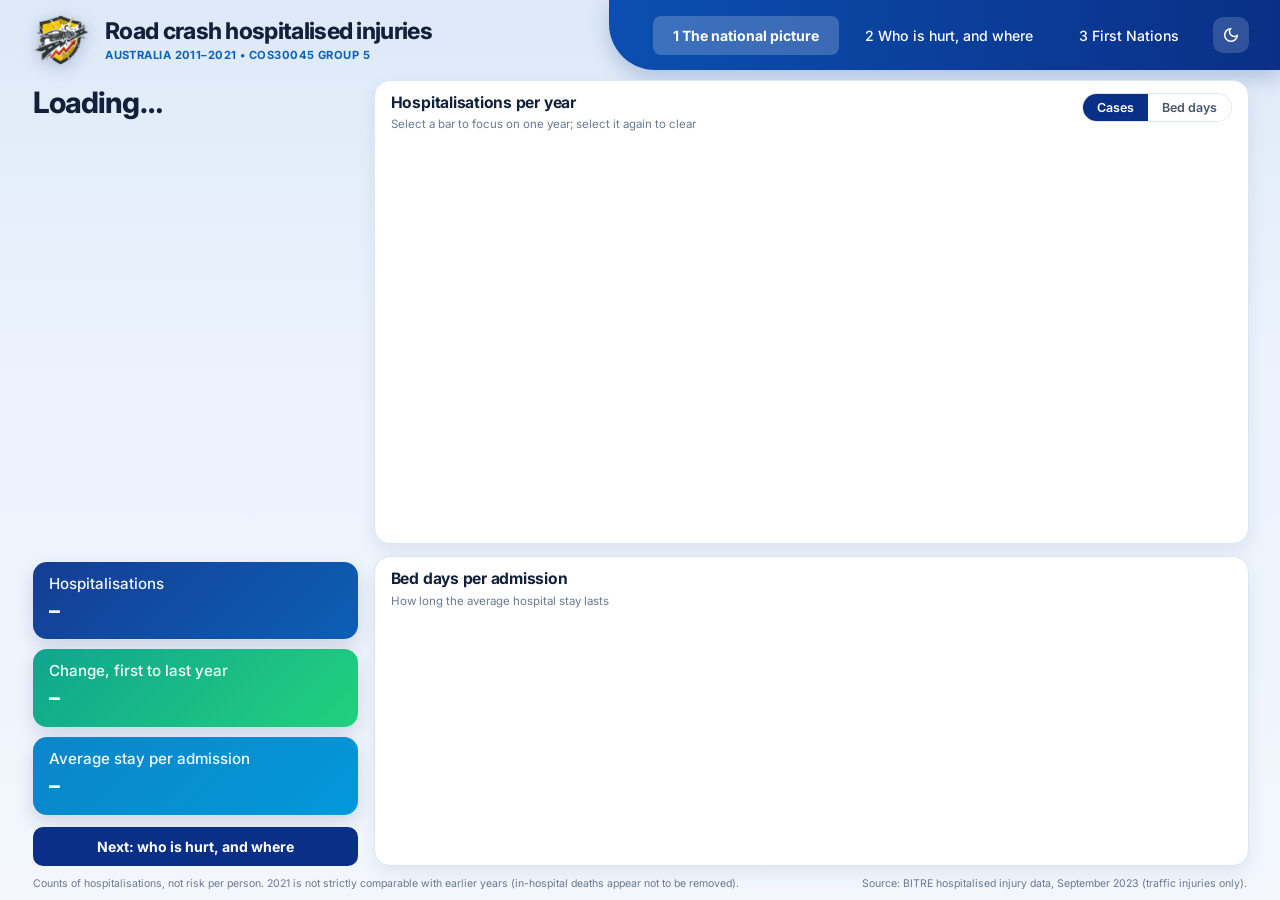
<file: index.html>
<!DOCTYPE html>
<html lang="en">
<head>
  <meta charset="UTF-8">
  <meta name="viewport" content="width=device-width, initial-scale=1.0">
  <title>The national picture | Road crash hospitalised injuries 2011–2021</title>
  <link rel="icon" type="image/png" href="assets/favicon.png">
  <script>
    (function () {
      try {
        var t = localStorage.getItem("cos30045-theme");
        if (t === "dark" || (!t && window.matchMedia("(prefers-color-scheme: dark)").matches)) {
          document.documentElement.setAttribute("data-theme", "dark");
        }
      } catch (e) {}
    })();
  </script>
  <link rel="preconnect" href="https://fonts.googleapis.com">
  <link rel="preconnect" href="https://fonts.gstatic.com" crossorigin>
  <link href="https://fonts.googleapis.com/css2?family=Inter:wght@400;500;600;700;800&display=swap" rel="stylesheet">
  <link href="https://fonts.googleapis.com/css2?family=Material+Symbols+Outlined:opsz,wght,FILL,GRAD@24,400,0,0&display=swap" rel="stylesheet">
  <link rel="stylesheet" href="css/styles.css">
  <link rel="stylesheet" href="css/page1.css">
</head>
<body>
  <div class="fit-shell">

    <header class="topbar">
      <div class="brand-block">
        <img class="brand-logo" src="assets/logo.png" alt="Dashboard logo">
        <div class="brand-text">
          <h1 class="brand-title">Road crash hospitalised injuries</h1>
          <p class="brand-subtitle">Australia 2011–2021 &bull; COS30045 Group 5</p>
        </div>
      </div>
      <nav class="tabbar" aria-label="Story pages">
        <a class="tab is-active" href="index.html" aria-current="page">1 The national picture</a>
        <a class="tab" href="page2.html">2 Who is hurt, and where</a>
        <a class="tab" href="page3.html">3 First Nations</a>
        <button type="button" class="btn-theme" id="themeToggle" aria-label="Switch to dark mode" title="Dark mode">
          <span class="material-symbols-outlined" aria-hidden="true">dark_mode</span>
        </button>
      </nav>
    </header>

    <main class="p1-main">
      <aside class="p1-story" aria-live="polite">
        <h2 id="headline">Loading…</h2>
        <p id="subline" class="p1-sub"></p>
        <div class="p1-kpis">
          <div class="kpi-card kpi-2"><span class="kpi-label">Hospitalisations</span>
            <span class="kpi-value" id="kpiCases">–</span><span class="kpi-sub" id="kpiCasesSub"></span></div>
          <div class="kpi-card kpi-4"><span class="kpi-label">Change, first to last year</span>
            <span class="kpi-value" id="kpiChange">–</span><span class="kpi-sub" id="kpiChangeSub"></span></div>
          <div class="kpi-card kpi-3"><span class="kpi-label">Average stay per admission</span>
            <span class="kpi-value" id="kpiStay">–</span><span class="kpi-sub" id="kpiStaySub"></span></div>
        </div>
        <a class="btn-next" href="page2.html">Next: who is hurt, and where</a>
      </aside>

      <section class="p1-charts">
        <article class="chart-card">
          <div class="chart-header">
            <div>
              <h2 class="chart-title" id="trendTitle">Hospitalisations per year</h2>
              <p class="chart-subtitle">Select a bar to focus on one year; select it again to clear</p>
            </div>
            <div class="toggle" role="group" aria-label="Measure">
              <button type="button" id="btnCases" aria-pressed="true">Cases</button>
              <button type="button" id="btnBeds" aria-pressed="false">Bed days</button>
            </div>
          </div>
          <div id="trendChart" class="svg-container"></div>
        </article>

        <article class="chart-card">
          <div class="chart-header">
            <div>
              <h2 class="chart-title">Bed days per admission</h2>
              <p class="chart-subtitle">How long the average hospital stay lasts</p>
            </div>
          </div>
          <div id="stayChart" class="svg-container"></div>
        </article>
      </section>
    </main>

    <footer class="footer-bar">
      <span>Counts of hospitalisations, not risk per person. 2021 is not strictly comparable with earlier years (in-hospital deaths appear not to be removed).</span>
      <span>Source: BITRE hospitalised injury data, September 2023 (traffic injuries only).</span>
    </footer>
  </div>

  <script src="https://d3js.org/d3.v7.min.js"></script>
  <script src="js/shared-constants.js"></script>
  <script src="js/overview-charts.js"></script>
</body>
</html>
</file>
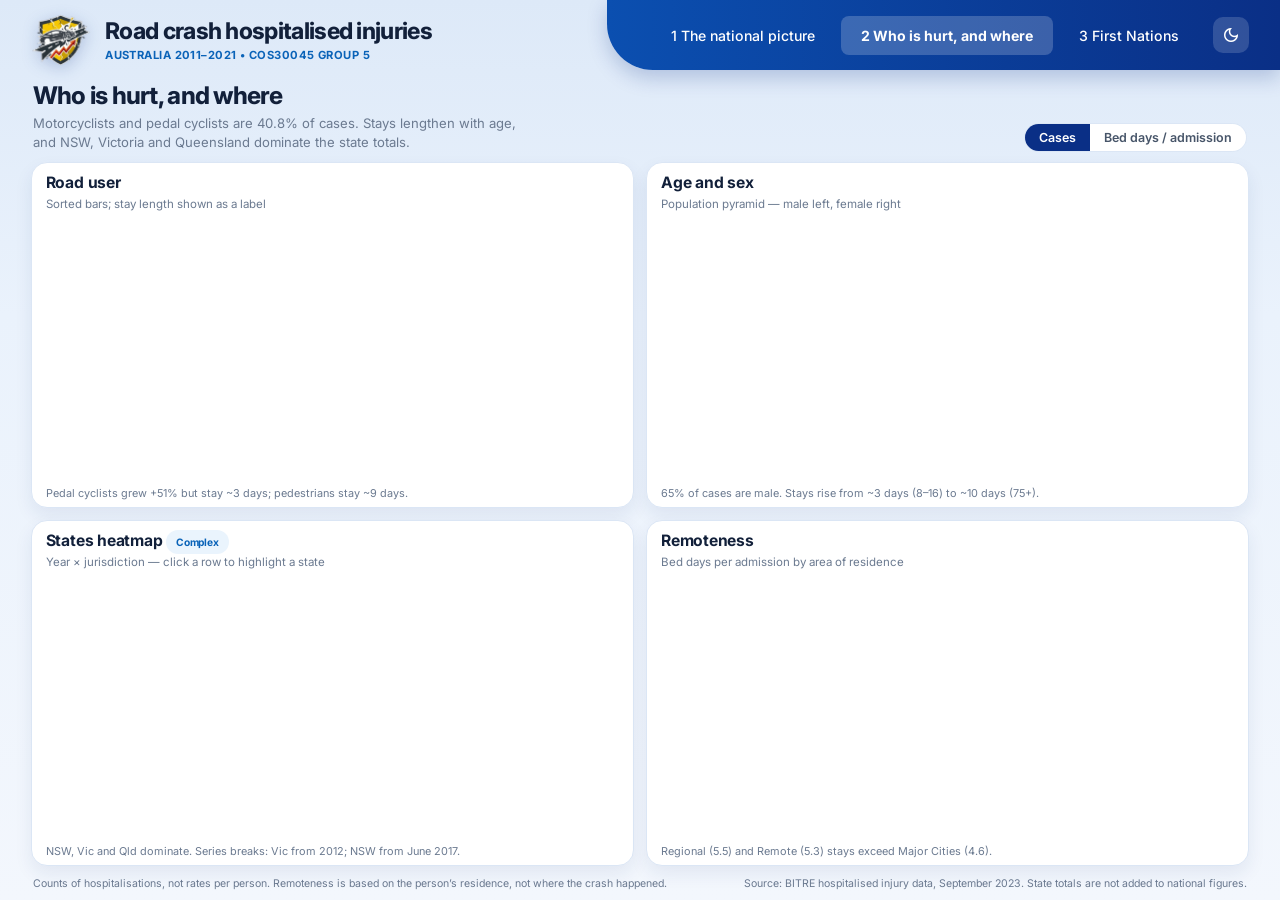
<file: page2.html>
<!DOCTYPE html>
<html lang="en">
<head>
  <meta charset="UTF-8">
  <meta name="viewport" content="width=device-width, initial-scale=1.0">
  <title>Who is hurt, and where | Road crash hospitalised injuries 2011–2021</title>
  <link rel="icon" type="image/png" href="assets/favicon.png">
  <script>
    (function () {
      try {
        var t = localStorage.getItem("cos30045-theme");
        if (t === "dark" || (!t && window.matchMedia("(prefers-color-scheme: dark)").matches)) {
          document.documentElement.setAttribute("data-theme", "dark");
        }
      } catch (e) {}
    })();
  </script>
  <link rel="preconnect" href="https://fonts.googleapis.com">
  <link rel="preconnect" href="https://fonts.gstatic.com" crossorigin>
  <link href="https://fonts.googleapis.com/css2?family=Inter:wght@400;500;600;700;800&display=swap" rel="stylesheet">
  <link href="https://fonts.googleapis.com/css2?family=Material+Symbols+Outlined:opsz,wght,FILL,GRAD@24,400,0,0&display=swap" rel="stylesheet">
  <link rel="stylesheet" href="css/styles.css">
  <link rel="stylesheet" href="css/page2.css">
</head>
<body>
  <div class="fit-shell">

    <header class="topbar">
      <div class="brand-block">
        <img class="brand-logo" src="assets/logo.png" alt="Dashboard logo">
        <div class="brand-text">
          <h1 class="brand-title">Road crash hospitalised injuries</h1>
          <p class="brand-subtitle">Australia 2011–2021 &bull; COS30045 Group 5</p>
        </div>
      </div>
      <nav class="tabbar" aria-label="Story pages">
        <a class="tab" href="index.html">1 The national picture</a>
        <a class="tab is-active" href="page2.html" aria-current="page">2 Who is hurt, and where</a>
        <a class="tab" href="page3.html">3 First Nations</a>
        <button type="button" class="btn-theme" id="themeToggle" aria-label="Switch to dark mode" title="Dark mode">
          <span class="material-symbols-outlined" aria-hidden="true">dark_mode</span>
        </button>
      </nav>
    </header>

    <main class="p2-main">
      <div class="p2-intro">
        <div>
          <h2 id="headline">Who is hurt, and where</h2>
          <p id="subline" class="p2-sub">
            Motorcyclists and pedal cyclists are 40.8% of cases. Stays lengthen with age,
            and NSW, Victoria and Queensland dominate the state totals.
          </p>
        </div>
        <div class="p2-controls">
          <div id="yearRail" class="year-rail" role="group" aria-label="Select year"></div>
          <div class="toggle" role="group" aria-label="Measure">
            <button type="button" id="btnCases" aria-pressed="true">Cases</button>
            <button type="button" id="btnStay" aria-pressed="false">Bed days / admission</button>
          </div>
        </div>
      </div>

      <section class="p2-grid" aria-label="Demographic and place charts">
        <article class="chart-card">
          <div class="chart-header">
            <div>
              <h2 class="chart-title">Road user</h2>
              <p class="chart-subtitle">Sorted bars; stay length shown as a label</p>
            </div>
          </div>
          <div id="roadUserChart" class="svg-container"></div>
          <p class="chart-insight">Pedal cyclists grew +51% but stay ~3 days; pedestrians stay ~9 days.</p>
        </article>

        <article class="chart-card">
          <div class="chart-header">
            <div>
              <h2 class="chart-title">Age and sex</h2>
              <p class="chart-subtitle">Population pyramid — male left, female right</p>
            </div>
          </div>
          <div id="ageSexChart" class="svg-container"></div>
          <p class="chart-insight">65% of cases are male. Stays rise from ~3 days (8–16) to ~10 days (75+).</p>
        </article>

        <article class="chart-card">
          <div class="chart-header">
            <div>
              <h2 class="chart-title">States heatmap <span class="chart-badge">Complex</span></h2>
              <p class="chart-subtitle">Year × jurisdiction — click a row to highlight a state</p>
            </div>
          </div>
          <div id="stateChart" class="svg-container"></div>
          <p class="chart-insight">NSW, Vic and Qld dominate. Series breaks: Vic from 2012; NSW from June 2017.</p>
        </article>

        <article class="chart-card">
          <div class="chart-header">
            <div>
              <h2 class="chart-title">Remoteness</h2>
              <p class="chart-subtitle">Bed days per admission by area of residence</p>
            </div>
          </div>
          <div id="remotenessChart" class="svg-container"></div>
          <p class="chart-insight">Regional (5.5) and Remote (5.3) stays exceed Major Cities (4.6).</p>
        </article>
      </section>
    </main>

    <footer class="footer-bar">
      <span>Counts of hospitalisations, not rates per person. Remoteness is based on the person’s residence, not where the crash happened.</span>
      <span>Source: BITRE hospitalised injury data, September 2023. State totals are not added to national figures.</span>
    </footer>
  </div>

  <script src="https://d3js.org/d3.v7.min.js"></script>
  <script src="js/shared-constants.js"></script>
  <script src="js/page2.js"></script>
</body>
</html>
</file>
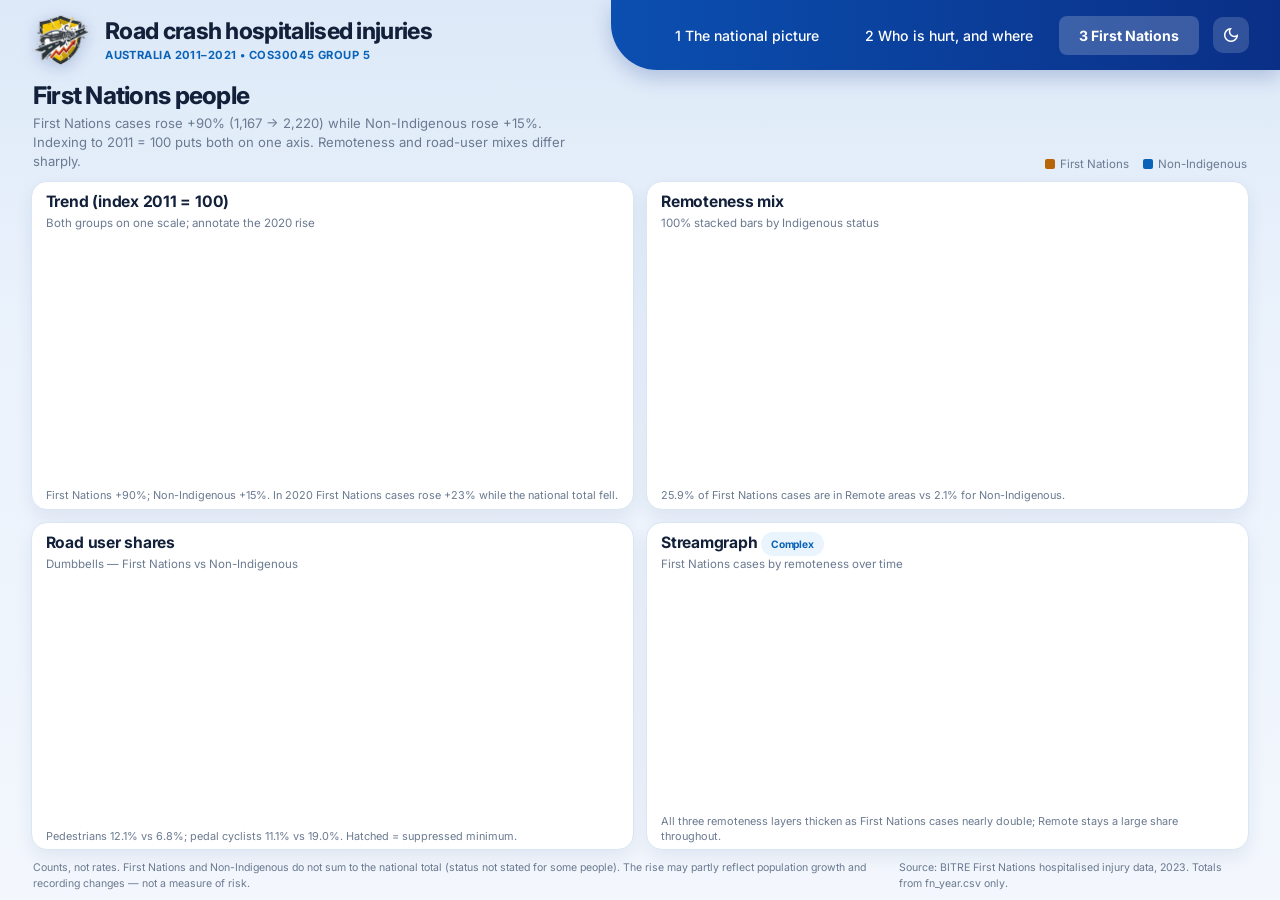
<file: page3.html>
<!DOCTYPE html>
<html lang="en">
<head>
  <meta charset="UTF-8">
  <meta name="viewport" content="width=device-width, initial-scale=1.0">
  <title>First Nations people | Road crash hospitalised injuries 2011–2021</title>
  <link rel="icon" type="image/png" href="assets/favicon.png">
  <script>
    (function () {
      try {
        var t = localStorage.getItem("cos30045-theme");
        if (t === "dark" || (!t && window.matchMedia("(prefers-color-scheme: dark)").matches)) {
          document.documentElement.setAttribute("data-theme", "dark");
        }
      } catch (e) {}
    })();
  </script>
  <link rel="preconnect" href="https://fonts.googleapis.com">
  <link rel="preconnect" href="https://fonts.gstatic.com" crossorigin>
  <link href="https://fonts.googleapis.com/css2?family=Inter:wght@400;500;600;700;800&display=swap" rel="stylesheet">
  <link href="https://fonts.googleapis.com/css2?family=Material+Symbols+Outlined:opsz,wght,FILL,GRAD@24,400,0,0&display=swap" rel="stylesheet">
  <link rel="stylesheet" href="css/styles.css">
  <link rel="stylesheet" href="css/page3.css">
</head>
<body>
  <div class="fit-shell">

    <header class="topbar">
      <div class="brand-block">
        <img class="brand-logo" src="assets/logo.png" alt="Dashboard logo">
        <div class="brand-text">
          <h1 class="brand-title">Road crash hospitalised injuries</h1>
          <p class="brand-subtitle">Australia 2011–2021 &bull; COS30045 Group 5</p>
        </div>
      </div>
      <nav class="tabbar" aria-label="Story pages">
        <a class="tab" href="index.html">1 The national picture</a>
        <a class="tab" href="page2.html">2 Who is hurt, and where</a>
        <a class="tab is-active" href="page3.html" aria-current="page">3 First Nations</a>
        <button type="button" class="btn-theme" id="themeToggle" aria-label="Switch to dark mode" title="Dark mode">
          <span class="material-symbols-outlined" aria-hidden="true">dark_mode</span>
        </button>
      </nav>
    </header>

    <main class="p3-main">
      <div class="p3-intro">
        <div>
          <h2 id="headline">First Nations people</h2>
          <p id="subline" class="p3-sub">
            First Nations cases rose +90% (1,167 → 2,220) while Non-Indigenous rose +15%.
            Indexing to 2011 = 100 puts both on one axis. Remoteness and road-user mixes differ sharply.
          </p>
        </div>
        <div class="p3-controls">
          <div id="yearRail" class="year-rail" role="group" aria-label="Select year for category charts"></div>
          <div class="legend-inline" aria-hidden="true">
            <span><span class="swatch" style="background:#b86509"></span>First Nations</span>
            <span><span class="swatch" style="background:#0a63b8"></span>Non-Indigenous</span>
          </div>
        </div>
      </div>

      <section class="p3-grid" aria-label="First Nations comparison charts">
        <article class="chart-card">
          <div class="chart-header">
            <div>
              <h2 class="chart-title">Trend (index 2011 = 100)</h2>
              <p class="chart-subtitle">Both groups on one scale; annotate the 2020 rise</p>
            </div>
          </div>
          <div id="trendChart" class="svg-container"></div>
          <p class="chart-insight">First Nations +90%; Non-Indigenous +15%. In 2020 First Nations cases rose +23% while the national total fell.</p>
        </article>

        <article class="chart-card">
          <div class="chart-header">
            <div>
              <h2 class="chart-title">Remoteness mix</h2>
              <p class="chart-subtitle">100% stacked bars by Indigenous status</p>
            </div>
          </div>
          <div id="remotenessChart" class="svg-container"></div>
          <p class="chart-insight">25.9% of First Nations cases are in Remote areas vs 2.1% for Non-Indigenous.</p>
        </article>

        <article class="chart-card">
          <div class="chart-header">
            <div>
              <h2 class="chart-title">Road user shares</h2>
              <p class="chart-subtitle">Dumbbells — First Nations vs Non-Indigenous</p>
            </div>
          </div>
          <div id="roadUserChart" class="svg-container"></div>
          <p class="chart-insight">Pedestrians 12.1% vs 6.8%; pedal cyclists 11.1% vs 19.0%. Hatched = suppressed minimum.</p>
        </article>

        <article class="chart-card">
          <div class="chart-header">
            <div>
              <h2 class="chart-title">Streamgraph <span class="chart-badge">Complex</span></h2>
              <p class="chart-subtitle">First Nations cases by remoteness over time</p>
            </div>
          </div>
          <div id="streamChart" class="svg-container"></div>
          <p class="chart-insight">All three remoteness layers thicken as First Nations cases nearly double; Remote stays a large share throughout.</p>
        </article>
      </section>
    </main>

    <footer class="footer-bar">
      <span>Counts, not rates. First Nations and Non-Indigenous do not sum to the national total (status not stated for some people). The rise may partly reflect population growth and recording changes — not a measure of risk.</span>
      <span>Source: BITRE First Nations hospitalised injury data, 2023. Totals from fn_year.csv only.</span>
    </footer>
  </div>

  <script src="https://d3js.org/d3.v7.min.js"></script>
  <script src="js/shared-constants.js"></script>
  <script src="js/page3.js"></script>
</body>
</html>
</file>
<file: css/styles.css>
:root {
  color-scheme: light;
  --pad: clamp(16px, 2.4vw, 36px);
  --text-main: #1f2a3d;
  --text-muted: #6b7a90;
  --text-heading: #12203a;
  --border-color: #dbe6f5;
  --blue-dark: #0a2f86;
  --blue: #0a63b8;
  --blue-light: #33b1f0;
  --page-bg: linear-gradient(180deg, #dde9f8 0%, #eaf2fc 35%, #f3f7fd 100%);
  --card-bg: #fff;
  --card-shadow: 0 8px 18px rgba(30, 50, 110, 0.08);
  --control-bg: #fff;
  --control-text: #475569;
  --axis-stroke: #e3eaf4;
  --grid-stroke: #d5deea;
  --axis-text: #5d6b80;
  --badge-bg: #eaf4fd;
  --expand-bg: #f4f8fe;
  --footer-text: #6b7a90;
  --chart-ink: #1e293b;
  --chart-muted: #475569;
  --chart-warn: #b45309;
}

html[data-theme="dark"] {
  color-scheme: dark;
  --text-main: #f5f8fc;
  --text-muted: #d2ddec;
  --text-heading: #ffffff;
  --border-color: #3a4d6a;
  --blue-dark: #4d8fe0;
  --blue: #8ec8ff;
  --blue-light: #a8d8ff;
  --page-bg: linear-gradient(180deg, #0b1424 0%, #111c31 40%, #15233a 100%);
  --card-bg: #1a2740;
  --card-shadow: 0 10px 24px rgba(0, 0, 0, 0.35);
  --control-bg: #243552;
  --control-text: #e8eef7;
  --axis-stroke: #3a4d6a;
  --grid-stroke: #314560;
  --axis-text: #d2ddec;
  --badge-bg: #2a3f5c;
  --expand-bg: #243552;
  --footer-text: #c5d0e0;
  --chart-ink: #ffffff;
  --chart-muted: #d2ddec;
  --chart-warn: #ffc857;
}

* { box-sizing: border-box; margin: 0; padding: 0; }

html { min-width: 320px; scroll-behavior: smooth; }

body {
  min-height: 100vh;
  font-family: Inter, "Segoe UI", ui-sans-serif, system-ui, -apple-system, sans-serif;
  background: var(--page-bg) fixed;
  color: var(--text-main);
  -webkit-font-smoothing: antialiased;
  transition: background-color 200ms ease, color 200ms ease;
}

button, select { font: inherit; }
[hidden] { display: none !important; }
.control-item select:disabled { cursor: default; opacity: 0.6; }
.data-scope { color: var(--text-muted); font-size: 0.78rem; line-height: 1.5; }
.chart-note { margin-top: 10px; color: var(--text-muted); font-size: 0.73rem; line-height: 1.5; }
.heat-table th:focus-visible, .heat-table tr:focus-visible { outline: 2px solid var(--blue); outline-offset: -2px; }

.dashboard-shell {
  width: min(100%, 1760px);
  min-height: 100vh;
  margin: 0 auto;
  padding: 0 var(--pad) 20px;
  display: flex;
  flex-direction: column;
  gap: 18px;
}

.topbar {
  display: flex;
  align-items: stretch;
  justify-content: space-between;
  gap: 24px;
  margin: 0 calc(var(--pad) * -1);
  padding-left: var(--pad);
}

.brand-block { display: flex; align-items: center; gap: 14px; min-width: 0; padding: 14px 0 4px; }

.brand-logo {
  display: block;
  flex-shrink: 0;
  width: auto;
  height: 66px;
  filter: drop-shadow(0 4px 8px rgba(10, 47, 134, 0.22));
}

.brand-text { min-width: 0; }
.brand-title { font-size: clamp(1.15rem, 1.8vw, 1.7rem); font-weight: 750; letter-spacing: -0.03em; line-height: 1.15; color: var(--text-heading); }
.brand-subtitle { margin-top: 4px; color: var(--blue); font-size: 0.7rem; font-weight: 700; letter-spacing: 0.04em; text-transform: uppercase; }

.btn-theme {
  display: grid;
  width: 36px;
  height: 36px;
  margin-left: 8px;
  place-items: center;
  flex-shrink: 0;
  border: 0;
  border-radius: 10px;
  background: rgba(255, 255, 255, 0.16);
  color: #fff;
  cursor: pointer;
  transition: background 150ms ease, transform 120ms ease;
}
.btn-theme:hover { background: rgba(255, 255, 255, 0.26); }
.btn-theme:active { transform: translateY(1px); }
.btn-theme:focus-visible {
  outline: 3px solid rgba(51, 177, 240, 0.55);
  outline-offset: 2px;
}
.btn-theme .material-symbols-outlined { font-size: 20px; line-height: 1; }

.tabbar {
  display: flex;
  align-items: center;
  gap: 6px;
  flex-shrink: 0;
  padding: 0 var(--pad) 0 44px;
  border-radius: 0 0 0 46px;
  background: linear-gradient(90deg, #0b4fb0, var(--blue-dark));
  box-shadow: 0 8px 20px rgba(10, 47, 134, 0.22);
}

.tab {
  padding: 11px 20px;
  border-radius: 8px;
  color: #fff;
  font-size: 0.88rem;
  font-weight: 500;
  text-decoration: none;
  white-space: nowrap;
  transition: background 150ms ease;
}
.tab:hover { background: rgba(255, 255, 255, 0.12); }
.tab.is-active { background: rgba(255, 255, 255, 0.2); font-weight: 700; }

.btn-reset {
  margin-left: 14px;
  padding: 11px 20px;
  border: 0;
  border-radius: 8px;
  background: #fff;
  color: #0a4fb0;
  font-size: 0.86rem;
  font-weight: 700;
  white-space: nowrap;
  cursor: pointer;
  box-shadow: 0 3px 8px rgba(0, 0, 0, 0.12);
  transition: transform 120ms ease, background 120ms ease;
}
.btn-reset:hover { background: #eef5ff; }
.btn-reset:active { transform: translateY(1px); }

.controls-bar { display: flex; flex-wrap: wrap; align-items: end; gap: 12px; }
.control-item { display: flex; flex-direction: column; gap: 5px; }

.control-item label {
  padding-left: 2px;
  color: var(--text-muted);
  font-size: 0.66rem;
  font-weight: 700;
  letter-spacing: 0.08em;
  text-transform: uppercase;
}

.control-item select {
  min-height: 40px;
  min-width: 190px;
  padding: 0 32px 0 12px;
  border: 1px solid var(--border-color);
  border-radius: 10px;
  outline: none;
  background-color: #fff;
  color: var(--text-main);
  font-size: 0.82rem;
  font-weight: 550;
  cursor: pointer;
  transition: border-color 150ms ease, box-shadow 150ms ease;
}
.control-item select:hover { border-color: #b9cde9; }
.control-item select:focus-visible, .btn-reset:focus-visible, .tab:focus-visible {
  outline: 3px solid rgba(51, 177, 240, 0.45);
  outline-offset: 2px;
}

.kpi-strip { display: grid; grid-template-columns: repeat(7, minmax(0, 1fr)); gap: 14px; }

.kpi-card {
  display: flex;
  min-width: 0;
  min-height: 130px;
  flex-direction: column;
  justify-content: space-between;
  gap: 6px;
  padding: 18px 18px 16px;
  border-radius: 16px;
  color: #fff;
  box-shadow: 0 8px 18px rgba(30, 50, 110, 0.16);
}

.kpi-label { font-size: 0.95rem; font-weight: 500; opacity: 0.95; line-height: 1.25; }
.kpi-value { font-size: clamp(1.45rem, 1.9vw, 2.05rem); font-weight: 750; letter-spacing: -0.03em; line-height: 1.05; overflow-wrap: anywhere; }
.kpi-sub { font-size: 0.72rem; line-height: 1.35; opacity: 0.85; }

.kpi-1 { background: linear-gradient(135deg, #6a35c4, #4d57d2); }
.kpi-2 { background: linear-gradient(135deg, #153d94, #0c5fb6); }
.kpi-3 { background: linear-gradient(135deg, #0a86c9, #0398da); }
.kpi-4 { background: linear-gradient(135deg, #10a58f, #22d07c); }
.kpi-5 { background: linear-gradient(135deg, #d24a9c, #ec6670); }
.kpi-6 { background: linear-gradient(135deg, #7b3fb3, #8f58c4); }
.kpi-7 { background: linear-gradient(135deg, #5b3ec3, #4a62d6); }

.charts-grid { display: grid; grid-template-columns: repeat(2, minmax(0, 1fr)); gap: 16px; }

.chart-card {
  display: flex;
  min-width: 0;
  min-height: 360px;
  flex-direction: column;
  padding: 18px 20px 14px;
  border: 1px solid var(--border-color);
  border-radius: 16px;
  background: var(--card-bg);
  box-shadow: var(--card-shadow);
  scroll-margin-top: 12px;
  transition: background-color 200ms ease, border-color 200ms ease, box-shadow 200ms ease;
}

.chart-header { display: flex; align-items: flex-start; justify-content: space-between; gap: 12px; margin-bottom: 6px; }
.chart-header > div { min-width: 0; }
.chart-title { color: var(--text-heading); font-size: 0.98rem; font-weight: 700; letter-spacing: -0.015em; line-height: 1.3; }
.chart-subtitle { margin-top: 3px; color: var(--text-muted); font-size: 0.72rem; line-height: 1.4; }

.chart-badge {
  flex-shrink: 0;
  padding: 6px 10px;
  border-radius: 999px;
  background: var(--badge-bg);
  color: var(--blue);
  font-size: 0.64rem;
  font-weight: 700;
  line-height: 1;
  white-space: nowrap;
}

.svg-container { position: relative; width: 100%; min-height: 250px; flex: 1 1 0; }
.svg-container svg { display: block; width: 100%; height: 100%; overflow: visible; }

.chart-legend { display: flex; flex-wrap: wrap; gap: 6px 16px; padding: 4px 0 2px; color: var(--text-muted); font-size: 0.74rem; }
.chart-legend:empty { display: none; }
.legend-item { display: inline-flex; align-items: center; gap: 6px; cursor: pointer; }
.legend-swatch { display: inline-block; width: 9px; height: 9px; border-radius: 50%; }

.axis path, .axis line { stroke: var(--axis-stroke); }
.axis text { fill: var(--axis-text); font-size: 11px; font-family: inherit; }
.grid line { stroke: var(--grid-stroke); stroke-dasharray: 1.5, 3; }
.grid path { stroke: none; }
.bar-interactive { cursor: pointer; transition: opacity 120ms ease; }
.bar-interactive:hover { opacity: 0.8; }

.d3-tooltip {
  position: fixed;
  z-index: 1000;
  max-width: 270px;
  padding: 10px 13px;
  border-radius: 10px;
  background: rgba(14, 32, 76, 0.96);
  box-shadow: 0 10px 28px rgba(10, 25, 60, 0.25);
  color: #f8fbff;
  font-size: 0.76rem;
  line-height: 1.5;
  opacity: 0;
  pointer-events: none;
  transition: opacity 100ms ease;
}
.d3-tooltip strong { display: block; margin-bottom: 4px; padding-bottom: 4px; border-bottom: 1px solid rgba(255, 255, 255, 0.18); color: #fff; font-size: 0.82rem; }

.footer-bar {
  display: flex;
  align-items: flex-start;
  justify-content: space-between;
  gap: 12px 24px;
  padding: 4px 2px 8px;
  color: var(--footer-text);
  font-size: 0.68rem;
  line-height: 1.5;
}

@media (max-width: 1400px) {
  .kpi-strip { grid-template-columns: repeat(4, minmax(0, 1fr)); }
}

@media (max-width: 1100px) {
  .topbar { flex-direction: column; gap: 10px; padding-right: 0; }
  .tabbar { overflow-x: auto; padding: 8px var(--pad); border-radius: 0; }
  .brand-block { padding-top: 14px; }
  .charts-grid { grid-template-columns: minmax(0, 1fr); }
}

@media (max-width: 760px) {
  .kpi-strip { grid-template-columns: repeat(2, minmax(0, 1fr)); gap: 10px; }
  .kpi-card { min-height: 112px; padding: 14px; }
  .controls-bar { display: grid; grid-template-columns: repeat(2, minmax(0, 1fr)); }
  .control-item select { width: 100%; min-width: 0; }
  .chart-card { min-height: 320px; padding: 15px 14px 12px; }
  .footer-bar { flex-direction: column; gap: 5px; }
}

@media (max-width: 420px) {
  .kpi-strip { grid-template-columns: minmax(0, 1fr); }
  .chart-header { flex-direction: column; }
}

.tab { transition: background 160ms ease, transform 160ms ease; }
.tab:hover { transform: translateY(-1px); }
.btn-next { transition: background 160ms ease, transform 160ms ease; }
.btn-next:hover { transform: translateY(-1px); }
.chart-card {
  transition: box-shadow 180ms ease, transform 180ms ease, background-color 200ms ease, border-color 200ms ease;
  animation: card-in 560ms cubic-bezier(0.22, 1, 0.36, 1) both;
}
.chart-card:nth-child(1) { animation-delay: 40ms; }
.chart-card:nth-child(2) { animation-delay: 140ms; }
.chart-card:nth-child(3) { animation-delay: 240ms; }
.chart-card:nth-child(4) { animation-delay: 340ms; }
@keyframes card-in {
  from { opacity: 0; transform: translateY(18px) scale(0.985); }
  to { opacity: 1; transform: translateY(0) scale(1); }
}
.p1-charts .chart-card:nth-child(1) { animation-delay: 80ms; }
.p1-charts .chart-card:nth-child(2) { animation-delay: 220ms; }
.year-rail button,
.toggle button {
  transition: background 140ms ease, color 140ms ease, border-color 140ms ease, transform 140ms ease;
}
.year-rail button:hover,
.toggle button:hover { transform: translateY(-1px); }
.bar-interactive { transition: opacity 140ms ease, filter 140ms ease; }
.d3-tooltip { transition: opacity 120ms ease; }

@media (prefers-reduced-motion: reduce) {
  *, *::before, *::after {
    scroll-behavior: auto !important;
    animation: none !important;
    transition-duration: 0.01ms !important;
  }
  .tab:hover, .btn-next:hover, .year-rail button:hover, .toggle button:hover { transform: none; }
}

.chart-card.is-hidden { display: none; }
.charts-grid .chart-card.is-solo { grid-column: 1 / -1; min-height: 520px; }

.chart-actions { display: flex; align-items: center; gap: 8px; flex-shrink: 0; }

.btn-expand {
  display: grid;
  width: 30px;
  height: 30px;
  place-items: center;
  border: 1px solid var(--border-color);
  border-radius: 8px;
  background: var(--expand-bg);
  color: var(--blue);
  cursor: pointer;
  transition: background 120ms ease, border-color 120ms ease, transform 120ms ease;
}
.btn-expand:hover { filter: brightness(1.08); border-color: var(--blue-light); transform: scale(1.04); }
.btn-expand:focus-visible { outline: 3px solid rgba(51, 177, 240, 0.45); outline-offset: 2px; }
.btn-expand .material-symbols-outlined { font-size: 18px; line-height: 1; }

.backdrop {
  position: fixed;
  z-index: 800;
  inset: 0;
  background: rgba(10, 30, 70, 0.5);
  backdrop-filter: blur(3px);
  opacity: 0;
  visibility: hidden;
  pointer-events: none;
  transition: opacity 180ms ease, visibility 180ms ease;
}
.backdrop.is-open {
  opacity: 1;
  visibility: visible;
  pointer-events: auto;
}
body.no-scroll { overflow: hidden; }

.chart-card.is-expanded {
  position: fixed;
  z-index: 900;
  inset: 5vh 5vw;
  display: flex;
  min-height: 0;
  flex-direction: column;
  padding: 24px 28px 18px;
  box-shadow: 0 24px 70px rgba(5, 20, 60, 0.4);
  animation: expand-in 220ms ease both;
}
@keyframes expand-in {
  from { opacity: 0.85; transform: scale(0.985); }
  to { opacity: 1; transform: scale(1); }
}
.chart-card.is-expanded .chart-title { font-size: 1.2rem; }
.chart-card.is-expanded .svg-container {
  position: relative;
  min-height: 0;
  flex: 1 1 auto;
  overflow: hidden;
}
.chart-card.is-expanded .svg-container svg {
  position: absolute;
  inset: 0;
  width: 100%;
  height: 100%;
}
.chart-card.is-expanded .chart-insight { display: none; }

@media (max-width: 760px) {
  .chart-card.is-expanded { inset: 2vh 2vw; padding: 16px 14px 12px; }
  .charts-grid .chart-card.is-solo { min-height: 380px; }
  .responsive-chart { flex: 0 0 auto; }
  .responsive-chart svg { height: auto; }
}

.charts-grid .chart-card.is-wide { grid-column: 1 / -1; min-height: 380px; }

.table-container { display: flex; min-height: 0; flex: 1 1 auto; flex-direction: column; }
.table-wrap { max-height: 460px; flex: 1 1 auto; overflow: auto; border-top: 1px solid #edf1f7; }
.chart-card.is-expanded .table-wrap { max-height: none; }

.heat-table { width: 100%; border-collapse: collapse; font-size: 0.84rem; }
.heat-table th {
  position: sticky;
  top: 0;
  z-index: 1;
  padding: 12px 10px;
  border-bottom: 1px solid #e5ecf5;
  background: #fff;
  color: #1c2c45;
  font-size: 0.82rem;
  font-weight: 700;
  line-height: 1.25;
  cursor: pointer;
  user-select: none;
}
.heat-table th:hover { color: var(--blue); }
.sort-arrow { display: block; color: #1c2c45; font-size: 0.6rem; line-height: 1; }
.heat-table .col-text { text-align: left; }
.heat-table .col-num { text-align: right; font-variant-numeric: tabular-nums; }
.heat-table td { padding: 9px 10px; border-bottom: 1px solid #f1f4f9; color: #26334a; }
.heat-table tbody tr:nth-child(even) td.col-text { background: #f7fafd; }
.heat-table tbody tr.is-clickable { cursor: pointer; }
.heat-table tbody tr.is-clickable:hover td { filter: brightness(0.96); }
.heat-table tbody tr.is-active td.col-text { font-weight: 700; color: var(--blue); box-shadow: inset 3px 0 0 var(--highlight, #e0557a); }
.heat-table tbody tr.is-active td { font-weight: 700; }

.chart-error {
  margin: 12px 0;
  padding: 12px 14px;
  border: 1px solid #f3c9d3;
  border-radius: 10px;
  background: #fff4f6;
  color: #a1264a;
  font-size: 0.78rem;
  line-height: 1.5;
}

html, body { height: 100%; overflow: hidden; }

.fit-shell {
  display: grid;
  grid-template-rows: auto minmax(0, 1fr) auto;
  gap: 10px;
  width: min(100%, 1760px);
  height: 100vh;
  margin: 0 auto;
  padding: 0 var(--pad) 8px;
}
.fit-shell .topbar { margin-bottom: 0; }
.fit-shell .brand-logo { height: 52px; }

.toggle { display: inline-flex; flex-shrink: 0; border: 1px solid var(--border-color); border-radius: 999px; overflow: hidden; }
.toggle button { padding: 6px 14px; border: 0; background: var(--control-bg); color: var(--control-text); font-size: 0.78rem; font-weight: 600; cursor: pointer; }
.toggle button[aria-pressed="true"] { background: var(--blue-dark); color: #fff; }
.toggle button:focus-visible { outline: 3px solid rgba(51, 177, 240, 0.6); outline-offset: 2px; }

html[data-theme="dark"] .brand-logo { filter: drop-shadow(0 4px 10px rgba(0, 0, 0, 0.45)) brightness(1.05); }
html[data-theme="dark"] .backdrop { background: rgba(4, 10, 22, 0.72); }
html[data-theme="dark"] .chart-error {
  border-color: #7a3348;
  background: #2a1820;
  color: #f3a7bc;
}

html[data-theme="dark"] .brand-title,
html[data-theme="dark"] .p1-story h2,
html[data-theme="dark"] .p2-intro h2,
html[data-theme="dark"] .p3-intro h2,
html[data-theme="dark"] .chart-title {
  color: #ffffff !important;
}
html[data-theme="dark"] .brand-subtitle {
  color: #9fd0ff !important;
}
html[data-theme="dark"] .p1-sub,
html[data-theme="dark"] .p2-sub,
html[data-theme="dark"] .p3-sub,
html[data-theme="dark"] .chart-subtitle,
html[data-theme="dark"] .chart-insight,
html[data-theme="dark"] .chart-legend,
html[data-theme="dark"] .legend-inline,
html[data-theme="dark"] .chart-note,
html[data-theme="dark"] .data-scope,
html[data-theme="dark"] .footer-bar {
  color: #d7e2f2 !important;
}
html[data-theme="dark"] .tab {
  color: #f3f7ff !important;
}
html[data-theme="dark"] .tab:not(.is-active) {
  color: rgba(243, 247, 255, 0.88) !important;
}
html[data-theme="dark"] .axis text {
  fill: #d7e2f2 !important;
}
html[data-theme="dark"] .toggle button {
  color: #e8eef7 !important;
}
html[data-theme="dark"] .toggle button[aria-pressed="true"] {
  color: #ffffff !important;
}
html[data-theme="dark"] .year-rail button {
  color: #e8eef7 !important;
}
html[data-theme="dark"] .year-rail button[aria-pressed="true"] {
  color: #ffffff !important;
}

.fit-shell .footer-bar { padding: 0 2px; font-size: 0.66rem; }

@media (max-height: 720px) {
  .fit-shell .brand-logo { height: 40px; }
}
</file>
<file: css/page1.css>
.p1-main {
  display: grid;
  grid-template-columns: minmax(250px, 27%) minmax(0, 1fr);
  gap: 14px;
  min-height: 0;
}

.p1-story { display: flex; flex-direction: column; gap: 12px; min-height: 0; padding: 6px 2px 0; }
.p1-story h2 { font-size: clamp(1.35rem, 2.3vw, 2.2rem); font-weight: 750; letter-spacing: -0.03em; line-height: 1.15; color: var(--text-heading); }
.p1-sub { color: var(--text-muted); font-size: 0.92rem; line-height: 1.55; max-width: 46ch; }
.p1-kpis { display: grid; gap: 10px; margin-top: auto; }
.p1-kpis .kpi-card { min-height: 0; padding: 12px 16px; border-radius: 14px; }
.p1-kpis .kpi-value { font-size: clamp(1.25rem, 1.7vw, 1.75rem); }

.btn-next {
  display: block;
  padding: 11px 16px;
  border-radius: 10px;
  background: var(--blue-dark);
  color: #fff;
  font-size: 0.88rem;
  font-weight: 700;
  text-align: center;
  text-decoration: none;
}
.btn-next:hover { background: var(--blue); }
.btn-next:focus-visible, .toggle button:focus-visible, .p1-charts [tabindex]:focus-visible {
  outline: 3px solid rgba(51, 177, 240, 0.6);
  outline-offset: 2px;
}

.p1-charts { display: grid; grid-template-rows: minmax(0, 3fr) minmax(0, 2fr); gap: 12px; min-height: 0; }
.p1-charts .chart-card { min-height: 0; padding: 12px 16px 8px; }
.p1-charts .svg-container { min-height: 0; overflow: hidden; }
.p1-charts .svg-container svg { position: absolute; inset: 0; width: 100%; height: 100%; }

@media (max-height: 720px) {
  .p1-kpis { display: none; }
}

@media (max-width: 900px) {
  .p1-main { grid-template-columns: minmax(0, 1fr); grid-template-rows: auto minmax(0, 1fr); }
  .p1-kpis, .p1-sub, .btn-next { display: none; }
}
</file>
<file: css/page2.css>
.p2-main {
  display: grid;
  grid-template-rows: auto minmax(0, 1fr);
  gap: 10px;
  min-height: 0;
}

.p2-intro {
  display: flex;
  align-items: flex-end;
  justify-content: space-between;
  gap: 12px 20px;
  min-width: 0;
  padding: 2px 2px 0;
}

.p2-intro h2 {
  font-size: clamp(1.15rem, 1.9vw, 1.7rem);
  font-weight: 750;
  letter-spacing: -0.03em;
  line-height: 1.15;
  color: var(--text-heading);
}

.p2-intro .p2-sub {
  margin-top: 4px;
  color: var(--text-muted);
  font-size: 0.82rem;
  line-height: 1.45;
  max-width: 62ch;
}

.p2-controls {
  display: flex;
  flex-wrap: wrap;
  align-items: center;
  justify-content: flex-end;
  gap: 10px;
  flex-shrink: 0;
}

.year-rail {
  display: flex;
  flex-wrap: wrap;
  gap: 4px;
  max-width: min(100%, 560px);
}

.year-rail button {
  min-width: 40px;
  padding: 5px 8px;
  border: 1px solid var(--border-color);
  border-radius: 8px;
  background: var(--control-bg);
  color: var(--control-text);
  font-size: 0.72rem;
  font-weight: 650;
  cursor: pointer;
}

.year-rail button[aria-pressed="true"] {
  border-color: var(--blue-dark);
  background: var(--blue-dark);
  color: #fff;
}

.year-rail button:focus-visible,
.toggle button:focus-visible,
.p2-grid [tabindex]:focus-visible {
  outline: 3px solid rgba(51, 177, 240, 0.6);
  outline-offset: 2px;
}

.p2-grid {
  display: grid;
  grid-template-columns: repeat(2, minmax(0, 1fr));
  grid-template-rows: repeat(2, minmax(0, 1fr));
  gap: 12px;
  min-height: 0;
}

.p2-grid .chart-card {
  min-height: 0;
  padding: 10px 14px 6px;
}

.p2-grid .svg-container {
  min-height: 0;
  overflow: hidden;
}

.p2-grid .svg-container svg {
  position: absolute;
  inset: 0;
  width: 100%;
  height: 100%;
}

.chart-insight {
  margin-top: 2px;
  color: var(--text-muted);
  font-size: 0.68rem;
  line-height: 1.35;
}

.fit-shell .footer-bar a {
  color: inherit;
}

@media (max-height: 720px) {
  .p2-intro .p2-sub,
  .chart-insight { display: none; }
  .p2-grid { gap: 8px; }
  .p2-grid .chart-card { padding: 8px 10px 4px; }
}

@media (max-width: 980px) {
  .p2-intro { flex-direction: column; align-items: stretch; }
  .p2-controls { justify-content: flex-start; }
  .p2-grid {
    grid-template-columns: minmax(0, 1fr);
    grid-template-rows: repeat(4, minmax(0, 1fr));
  }
}
</file>
<file: css/page3.css>
.p3-main {
  display: grid;
  grid-template-rows: auto minmax(0, 1fr);
  gap: 10px;
  min-height: 0;
}

.p3-intro {
  display: flex;
  align-items: flex-end;
  justify-content: space-between;
  gap: 12px 20px;
  min-width: 0;
  padding: 2px 2px 0;
}

.p3-intro h2 {
  font-size: clamp(1.15rem, 1.9vw, 1.7rem);
  font-weight: 750;
  letter-spacing: -0.03em;
  line-height: 1.15;
  color: var(--text-heading);
}

.p3-intro .p3-sub {
  margin-top: 4px;
  color: var(--text-muted);
  font-size: 0.82rem;
  line-height: 1.45;
  max-width: 68ch;
}

.p3-controls {
  display: flex;
  flex-wrap: wrap;
  align-items: center;
  justify-content: flex-end;
  gap: 10px;
  flex-shrink: 0;
}

.year-rail {
  display: flex;
  flex-wrap: wrap;
  gap: 4px;
  max-width: min(100%, 560px);
}

.year-rail button {
  min-width: 40px;
  padding: 5px 8px;
  border: 1px solid var(--border-color);
  border-radius: 8px;
  background: var(--control-bg);
  color: var(--control-text);
  font-size: 0.72rem;
  font-weight: 650;
  cursor: pointer;
}

.year-rail button[aria-pressed="true"] {
  border-color: var(--blue-dark);
  background: var(--blue-dark);
  color: #fff;
}

.year-rail button:focus-visible,
.p3-grid [tabindex]:focus-visible {
  outline: 3px solid rgba(51, 177, 240, 0.6);
  outline-offset: 2px;
}

.p3-grid {
  display: grid;
  grid-template-columns: repeat(2, minmax(0, 1fr));
  grid-template-rows: repeat(2, minmax(0, 1fr));
  gap: 12px;
  min-height: 0;
}

.p3-grid .chart-card {
  min-height: 0;
  padding: 10px 14px 6px;
}

.p3-grid .svg-container {
  min-height: 0;
  overflow: hidden;
}

.p3-grid .svg-container svg {
  position: absolute;
  inset: 0;
  width: 100%;
  height: 100%;
}

.chart-insight {
  margin-top: 2px;
  color: var(--text-muted);
  font-size: 0.68rem;
  line-height: 1.35;
}

.legend-inline {
  display: flex;
  flex-wrap: wrap;
  gap: 8px 14px;
  color: var(--text-muted);
  font-size: 0.72rem;
}

.legend-inline .swatch {
  display: inline-block;
  width: 10px;
  height: 10px;
  margin-right: 5px;
  border-radius: 2px;
  vertical-align: -1px;
}

@media (max-height: 720px) {
  .p3-intro .p3-sub,
  .chart-insight { display: none; }
  .p3-grid { gap: 8px; }
  .p3-grid .chart-card { padding: 8px 10px 4px; }
}

@media (max-width: 980px) {
  .p3-intro { flex-direction: column; align-items: stretch; }
  .p3-controls { justify-content: flex-start; }
  .p3-grid {
    grid-template-columns: minmax(0, 1fr);
    grid-template-rows: repeat(4, minmax(0, 1fr));
  }
}
</file>
